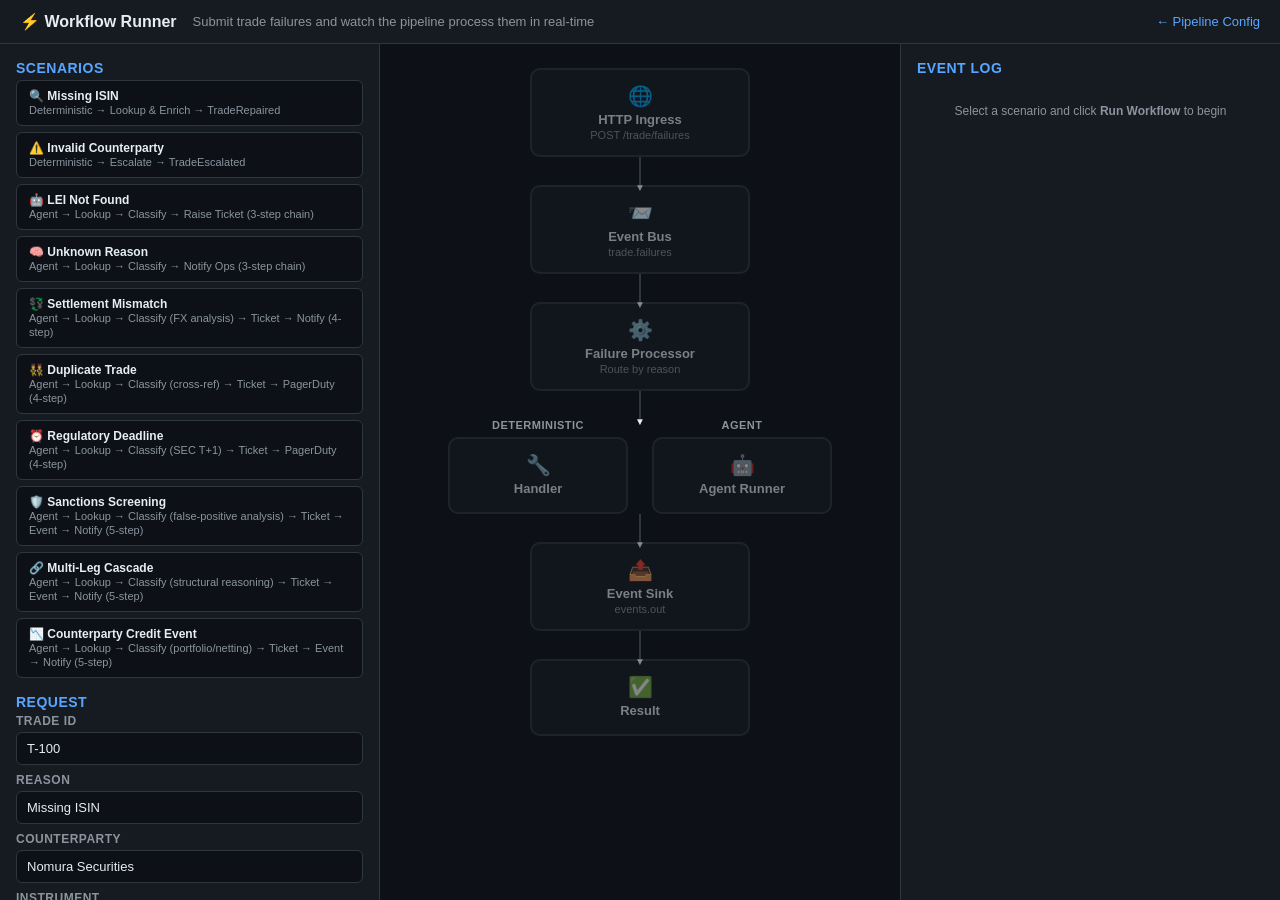
<file: agent-app/src/main/resources/webroot/workflow.html>
<!DOCTYPE html>
<html lang="en">
<head>
  <meta charset="UTF-8">
  <meta name="viewport" content="width=device-width, initial-scale=1.0">
  <title>Workflow Runner — vertx5-mcp</title>
  <link rel="stylesheet" href="workflow.css">
</head>
<body>
  <div class="app">
    <!-- ─── Header ──────────────────────────────────────────────── -->
    <header>
      <h1>⚡ Workflow Runner</h1>
      <span class="subtitle">Submit trade failures and watch the pipeline process them in real-time</span>
      <span class="subtitle" style="margin-left:auto;">
        <a href="/ui/" style="color:var(--accent);text-decoration:none;">← Pipeline Config</a>
      </span>
    </header>

    <!-- ─── Left: Control Panel ─────────────────────────────────── -->
    <div class="control-panel">
      <div>
        <h2>Scenarios</h2>
        <div class="scenarios">
          <button class="scenario-btn" onclick="loadScenario('missing-isin')">
            <span class="scenario-label">🔍 Missing ISIN</span>
            <span class="scenario-desc">Deterministic → Lookup &amp; Enrich → TradeRepaired</span>
          </button>
          <button class="scenario-btn" onclick="loadScenario('invalid-cpty')">
            <span class="scenario-label">⚠️ Invalid Counterparty</span>
            <span class="scenario-desc">Deterministic → Escalate → TradeEscalated</span>
          </button>
          <button class="scenario-btn" onclick="loadScenario('lei-not-found')">
            <span class="scenario-label">🤖 LEI Not Found</span>
            <span class="scenario-desc">Agent → Lookup → Classify → Raise Ticket (3-step chain)</span>
          </button>
          <button class="scenario-btn" onclick="loadScenario('unknown')">
            <span class="scenario-label">🧠 Unknown Reason</span>
            <span class="scenario-desc">Agent → Lookup → Classify → Notify Ops (3-step chain)</span>
          </button>
          <button class="scenario-btn" onclick="loadScenario('amount-mismatch')">
            <span class="scenario-label">💱 Settlement Mismatch</span>
            <span class="scenario-desc">Agent → Lookup → Classify (FX analysis) → Ticket → Notify (4-step)</span>
          </button>
          <button class="scenario-btn" onclick="loadScenario('duplicate')">
            <span class="scenario-label">👯 Duplicate Trade</span>
            <span class="scenario-desc">Agent → Lookup → Classify (cross-ref) → Ticket → PagerDuty (4-step)</span>
          </button>
          <button class="scenario-btn" onclick="loadScenario('regulatory')">
            <span class="scenario-label">⏰ Regulatory Deadline</span>
            <span class="scenario-desc">Agent → Lookup → Classify (SEC T+1) → Ticket → PagerDuty (4-step)</span>
          </button>
          <button class="scenario-btn" onclick="loadScenario('sanctions')">
            <span class="scenario-label">🛡️ Sanctions Screening</span>
            <span class="scenario-desc">Agent → Lookup → Classify (false-positive analysis) → Ticket → Event → Notify (5-step)</span>
          </button>
          <button class="scenario-btn" onclick="loadScenario('cascade')">
            <span class="scenario-label">🔗 Multi-Leg Cascade</span>
            <span class="scenario-desc">Agent → Lookup → Classify (structural reasoning) → Ticket → Event → Notify (5-step)</span>
          </button>
          <button class="scenario-btn" onclick="loadScenario('credit-event')">
            <span class="scenario-label">📉 Counterparty Credit Event</span>
            <span class="scenario-desc">Agent → Lookup → Classify (portfolio/netting) → Ticket → Event → Notify (5-step)</span>
          </button>
        </div>
      </div>

      <div>
        <h2>Request</h2>
        <div class="form-group">
          <label>Trade ID</label>
          <input type="text" id="tradeId" value="T-100" placeholder="e.g. T-100">
        </div>
        <div class="form-group" style="margin-top:8px;">
          <label>Reason</label>
          <input type="text" id="reason" value="Missing ISIN" placeholder="e.g. Missing ISIN">
        </div>
        <div class="form-group" style="margin-top:8px;">
          <label>Counterparty</label>
          <input type="text" id="counterparty" value="" placeholder="e.g. Acme Corp">
        </div>
        <div class="form-group" style="margin-top:8px;">
          <label>Instrument</label>
          <input type="text" id="instrument" value="" placeholder="e.g. AAPL 5Y CDS">
        </div>
        <div style="display:flex;gap:8px;margin-top:8px;">
          <div class="form-group" style="flex:1;">
            <label>Notional</label>
            <input type="text" id="notional" value="" placeholder="e.g. 5000000">
          </div>
          <div class="form-group" style="flex:0 0 80px;">
            <label>Currency</label>
            <input type="text" id="currency" value="" placeholder="USD">
          </div>
        </div>
        <div style="display:flex;gap:8px;margin-top:8px;">
          <div class="form-group" style="flex:1;">
            <label>Settlement Date</label>
            <input type="text" id="settlementDate" value="" placeholder="2026-03-05">
          </div>
          <div class="form-group" style="flex:1;">
            <label>Book / Venue</label>
            <input type="text" id="book" value="" placeholder="e.g. NYC-FI">
          </div>
        </div>
        <div class="form-group" style="margin-top:8px;">
          <label>Alt IDs (optional)</label>
          <input type="text" id="altIds" value="" placeholder="e.g. CUSIP-123">
        </div>
      </div>

      <div style="display:flex;gap:8px;">
        <button class="run-btn" id="runBtn" onclick="runWorkflow()" style="flex:1;">▶ Run Workflow</button>
        <button class="xml-btn" id="xmlBtn" onclick="viewTradeXml()">📄 XML</button>
      </div>
      <button class="reset-btn" onclick="resetAll()">Reset</button>

      <div class="summary-bar" id="summaryBar" style="display:none;">
        <span id="summaryText"></span>
        <span id="summaryPath"></span>
      </div>
    </div>

    <!-- ─── Center: Flow Diagram ────────────────────────────────── -->
    <div class="flow-panel">
      <!-- 1. HTTP Ingress -->
      <div class="flow-stage">
        <div class="stage-node idle" id="stage-http">
          <div class="stage-icon">🌐</div>
          <div class="stage-title">HTTP Ingress</div>
          <div class="stage-detail" id="stage-http-detail">POST /trade/failures</div>
        </div>
      </div>
      <div class="flow-arrow" id="arrow-1"></div>

      <!-- 2. Event Bus -->
      <div class="flow-stage">
        <div class="stage-node idle" id="stage-bus">
          <div class="stage-icon">📨</div>
          <div class="stage-title">Event Bus</div>
          <div class="stage-detail" id="stage-bus-detail">trade.failures</div>
        </div>
      </div>
      <div class="flow-arrow" id="arrow-2"></div>

      <!-- 3. Processor -->
      <div class="flow-stage">
        <div class="stage-node idle" id="stage-processor">
          <div class="stage-icon">⚙️</div>
          <div class="stage-title">Failure Processor</div>
          <div class="stage-detail" id="stage-processor-detail">Route by reason</div>
        </div>
      </div>
      <div class="flow-arrow" id="arrow-3"></div>

      <!-- 4. Branch: Deterministic vs Agent -->
      <div class="flow-branch">
        <!-- Deterministic Arm -->
        <div class="flow-branch-arm" id="arm-deterministic">
          <div class="branch-label" id="label-deterministic">Deterministic</div>
          <div class="stage-node idle" id="stage-handler" style="min-width:180px;">
            <div class="stage-icon">🔧</div>
            <div class="stage-title">Handler</div>
            <div class="stage-detail" id="stage-handler-detail"></div>
          </div>
        </div>
        <!-- Agent Arm -->
        <div class="flow-branch-arm" id="arm-agent">
          <div class="branch-label" id="label-agent">Agent</div>
          <div class="stage-node idle" id="stage-agent" style="min-width:180px;">
            <div class="stage-icon">🤖</div>
            <div class="stage-title">Agent Runner</div>
            <div class="stage-detail" id="stage-agent-detail"></div>
          </div>
          <div class="sub-steps" id="agent-sub-steps">
            <!-- dynamically added -->
          </div>
        </div>
      </div>
      <div class="flow-arrow" id="arrow-4"></div>

      <!-- 5. Event Sink -->
      <div class="flow-stage">
        <div class="stage-node idle" id="stage-eventsink">
          <div class="stage-icon">📤</div>
          <div class="stage-title">Event Sink</div>
          <div class="stage-detail" id="stage-eventsink-detail">events.out</div>
        </div>
      </div>
      <div class="flow-arrow" id="arrow-5"></div>

      <!-- 6. Result -->
      <div class="flow-stage">
        <div class="stage-node idle" id="stage-result">
          <div class="stage-icon">✅</div>
          <div class="stage-title">Result</div>
          <div class="stage-detail" id="stage-result-detail"></div>
        </div>
      </div>
    </div>

    <!-- ─── Right: Event Log ────────────────────────────────────── -->
    <div class="event-panel">
      <h2>Event Log</h2>
      <div class="event-log" id="eventLog">
        <div style="color:var(--muted);font-size:12px;padding:20px 0;text-align:center;">
          Select a scenario and click <b>Run Workflow</b> to begin
        </div>
      </div>
    </div>
  </div>

  <!-- ─── Response Overlay ──────────────────────────────────────── -->
  <div class="response-overlay" id="responseOverlay">
    <div class="response-card">
      <h3>Workflow Result</h3>
      <pre id="responseJson"></pre>
      <button class="close-btn" onclick="closeOverlay()">Close</button>
    </div>
  </div>

  <!-- ─── Trade XML Overlay ─────────────────────────────────────── -->
  <div class="response-overlay" id="xmlOverlay">
    <div class="response-card" style="max-width:750px;">
      <h3 id="xmlTitle">Trade XML</h3>
      <div style="font-size:11px;color:var(--muted);margin-bottom:8px;">Source document from upstream trade capture / settlement system</div>
      <pre id="xmlContent" style="max-height:60vh;overflow:auto;font-size:11px;line-height:1.5;"></pre>
      <button class="close-btn" onclick="document.getElementById('xmlOverlay').classList.remove('visible')">Close</button>
    </div>
  </div>

  <script>
    // ── State ────────────────────────────────────────────────────────
    let running = false;
    let eventSource = null;
    let runCounter = 0;

    const scenarios = {
      'missing-isin':    { tradeId: 'T-100', reason: 'Missing ISIN',
                           counterparty: 'Nomura Securities', instrument: 'Toyota Motor 3.5% 2028', notional: '10000000', currency: 'JPY', settlementDate: '2026-03-05', book: 'TKY-FI', altIds: '' },
      'invalid-cpty':    { tradeId: 'T-200', reason: 'Invalid Counterparty',
                           counterparty: 'UNKNOWN_ENTITY', instrument: 'US Treasury 10Y Note', notional: '25000000', currency: 'USD', settlementDate: '2026-03-04', book: 'NYC-GOV', altIds: '' },
      'lei-not-found':   { tradeId: 'T-300', reason: 'LEI not found',
                           counterparty: 'Silverlake Capital', instrument: 'Silverlake 5Y CDS', notional: '5000000', currency: 'USD', settlementDate: '2026-03-06', book: 'NYC-CR', altIds: '' },
      'unknown':         { tradeId: 'T-400', reason: 'Suspicious pattern',
                           counterparty: 'Deutsche Bank AG', instrument: 'EUR/USD FX Forward', notional: '15000000', currency: 'EUR', settlementDate: '2026-03-07', book: 'LDN-FX', altIds: '' },
      'amount-mismatch': { tradeId: 'T-500', reason: 'Settlement amount mismatch',
                           counterparty: 'BNP Paribas', instrument: 'Airbus SE 2.75% 2030', notional: '8000000', currency: 'EUR', settlementDate: '2026-03-04', book: 'PAR-FI', altIds: '' },
      'duplicate':       { tradeId: 'T-600', reason: 'Possible duplicate trade',
                           counterparty: 'Goldman Sachs', instrument: 'Apple Inc 3.25% 2029', notional: '12000000', currency: 'USD', settlementDate: '2026-03-05', book: 'NYC-IG', altIds: '' },
      'regulatory':      { tradeId: 'T-700', reason: 'Regulatory T+1 deadline at risk',
                           counterparty: 'Morgan Stanley', instrument: 'MSFT Equity Swap', notional: '20000000', currency: 'USD', settlementDate: '2026-03-04', book: 'NYC-EQ', altIds: '' },
      'sanctions':       { tradeId: 'T-800', reason: 'OFAC sanctions screening flag on counterparty',
                           counterparty: 'Meridian Trading FZE', instrument: 'Meridian 5Y CDS', notional: '5000000', currency: 'USD', settlementDate: '2026-03-04', book: 'LDN-EM', altIds: '' },
      'cascade':         { tradeId: 'T-900', reason: 'Linked trade cascade failure on swap leg',
                           counterparty: 'Global Bank AG', instrument: 'EUR IRS 10Y Pay Fixed', notional: '50000000', currency: 'EUR', settlementDate: '2026-03-05', book: 'FFT-RATES', altIds: '' },
      'credit-event':    { tradeId: 'T-1000', reason: 'Counterparty credit downgrade detected',
                           counterparty: 'Sterling & Hart Capital', instrument: 'Portfolio (4 positions)', notional: '19800000', currency: 'USD', settlementDate: '2026-03-04', book: 'LDN-CR', altIds: '' },
    };

    // ── Scenario loader ──────────────────────────────────────────────
    function loadScenario(key) {
      const s = scenarios[key];
      if (!s) return;
      document.getElementById('tradeId').value = s.tradeId;
      document.getElementById('reason').value = s.reason;
      document.getElementById('counterparty').value = s.counterparty || '';
      document.getElementById('instrument').value = s.instrument || '';
      document.getElementById('notional').value = s.notional || '';
      document.getElementById('currency').value = s.currency || '';
      document.getElementById('settlementDate').value = s.settlementDate || '';
      document.getElementById('book').value = s.book || '';
      document.getElementById('altIds').value = s.altIds || '';
      // highlight the clicked button
      document.querySelectorAll('.scenario-btn').forEach(b => b.style.borderColor = '');
      event.currentTarget.style.borderColor = 'var(--accent)';
    }

    // ── View Trade XML ──────────────────────────────────────────────
    async function viewTradeXml() {
      const tradeId = document.getElementById('tradeId').value.trim();
      if (!tradeId) { alert('Enter a Trade ID first'); return; }
      try {
        const res = await fetch('/workflow/api/trade/' + encodeURIComponent(tradeId));
        if (!res.ok) {
          alert('No trade XML found for ' + tradeId);
          return;
        }
        const xml = await res.text();
        document.getElementById('xmlTitle').textContent = 'Trade XML \u2014 ' + tradeId;
        document.getElementById('xmlContent').innerHTML = highlightXml(xml);
        document.getElementById('xmlOverlay').classList.add('visible');
      } catch (e) {
        alert('Error fetching trade XML: ' + e.message);
      }
    }

    function highlightXml(xml) {
      // tokenise then highlight — avoids regex passes clobbering each other
      const esc = c => c.replace(/&/g,'&amp;').replace(/</g,'&lt;').replace(/>/g,'&gt;').replace(/"/g,'&quot;');
      const CLR_TAG  = '#58a6ff'; // cyan  — tag names
      const CLR_ATTR = '#7ee787'; // green — attribute names
      const CLR_VAL  = '#f0883e'; // orange — attribute values
      const CLR_CMT  = '#8b949e'; // grey  — comments
      const CLR_HDR  = '#8b949e'; // grey  — <?xml ...?>

      let out = '';
      let i = 0;
      while (i < xml.length) {
        // XML comment
        if (xml.startsWith('<!--', i)) {
          const end = xml.indexOf('-->', i);
          const cmtEnd = end < 0 ? xml.length : end + 3;
          out += '<span style="color:' + CLR_CMT + '">' + esc(xml.substring(i, cmtEnd)) + '</span>';
          i = cmtEnd; continue;
        }
        // Processing instruction <?...?>
        if (xml.startsWith('<?', i)) {
          const end = xml.indexOf('?>', i);
          const piEnd = end < 0 ? xml.length : end + 2;
          out += '<span style="color:' + CLR_HDR + '">' + esc(xml.substring(i, piEnd)) + '</span>';
          i = piEnd; continue;
        }
        // Tag (opening, closing, self-closing)
        if (xml[i] === '<') {
          const end = xml.indexOf('>', i);
          if (end < 0) { out += esc(xml.substring(i)); break; }
          const raw = xml.substring(i, end + 1);
          // parse tag: name + attributes
          const m = raw.match(/^<(\/?)([\w:\-]+)([\s\S]*?)(\/?)>$/);
          if (m) {
            const slash1 = m[1], tagName = m[2], attrStr = m[3], slash2 = m[4];
            out += '&lt;' + esc(slash1)
              + '<span style="color:' + CLR_TAG + '">' + esc(tagName) + '</span>';
            // highlight attributes
            if (attrStr) {
              out += attrStr.replace(/([\w:\-]+)\s*=\s*"([^"]*)"/g, function(_, name, val) {
                return ' <span style="color:' + CLR_ATTR + '">' + esc(name) + '</span>'
                  + '=<span style="color:' + CLR_VAL + '">&quot;' + esc(val) + '&quot;</span>';
              }).replace(/([\w:\-]+)\s*=\s*'([^']*)'/g, function(_, name, val) {
                return ' <span style="color:' + CLR_ATTR + '">' + esc(name) + '</span>'
                  + '=<span style="color:' + CLR_VAL + '">&#39;' + esc(val) + '&#39;</span>';
              });
            }
            out += esc(slash2) + '&gt;';
          } else {
            out += esc(raw);
          }
          i = end + 1; continue;
        }
        // Text content
        const next = xml.indexOf('<', i);
        const textEnd = next < 0 ? xml.length : next;
        out += esc(xml.substring(i, textEnd));
        i = textEnd;
      }
      return out;
    }

    // ── Reset ────────────────────────────────────────────────────────
    function resetAll() {
      if (eventSource) { eventSource.close(); eventSource = null; }
      running = false;
      document.getElementById('runBtn').disabled = false;
      document.getElementById('runBtn').textContent = '▶ Run Workflow';
      document.getElementById('runBtn').classList.remove('running');
      document.getElementById('summaryBar').style.display = 'none';
      // reset stages
      document.querySelectorAll('.stage-node').forEach(n => {
        n.className = 'stage-node idle';
        const det = n.querySelector('.stage-detail');
        if (det) det.textContent = det.dataset.default || det.textContent;
      });
      document.querySelectorAll('.flow-arrow').forEach(a => a.className = 'flow-arrow');
      document.querySelectorAll('.branch-label').forEach(l => l.className = 'branch-label');
      document.getElementById('agent-sub-steps').innerHTML = '';
      // save defaults
      saveDefaults();
      // reset event log
      document.getElementById('eventLog').innerHTML =
        '<div style="color:var(--muted);font-size:12px;padding:20px 0;text-align:center;">' +
        'Select a scenario and click <b>Run Workflow</b> to begin</div>';
    }

    function saveDefaults() {
      document.querySelectorAll('.stage-detail').forEach(d => {
        if (!d.dataset.default) d.dataset.default = d.textContent;
      });
    }
    saveDefaults();

    // ── Stage updates ────────────────────────────────────────────────
    function setStage(id, state, detail) {
      const node = document.getElementById('stage-' + id);
      if (!node) return;
      node.className = 'stage-node ' + state;
      if (detail) {
        const det = node.querySelector('.stage-detail');
        if (det) det.textContent = detail;
      }
    }

    function setArrow(id, state) {
      const arrow = document.getElementById('arrow-' + id);
      if (arrow) arrow.className = 'flow-arrow ' + state;
    }

    function setBranchLabel(branch, state) {
      const label = document.getElementById('label-' + branch);
      if (label) label.className = 'branch-label ' + state;
    }

    function addAgentSubStep(title, state, reasoning) {
      const container = document.getElementById('agent-sub-steps');
      const arrow = document.createElement('div');
      arrow.className = 'flow-arrow ' + (state === 'done' ? 'done' : 'active');
      arrow.style.height = '18px';
      container.appendChild(arrow);

      const step = document.createElement('div');
      step.className = 'sub-step ' + state;
      const titleDiv = document.createElement('div');
      titleDiv.className = 'sub-step-title';
      titleDiv.textContent = title;
      step.appendChild(titleDiv);
      if (reasoning) {
        const reasonDiv = document.createElement('div');
        reasonDiv.className = 'sub-step-reasoning';
        reasonDiv.textContent = '"' + reasoning + '"';
        step.appendChild(reasonDiv);
      }
      container.appendChild(step);
      return step;
    }

    function startIterationGroup(stepLabel) {
      const container = document.getElementById('agent-sub-steps');
      const group = document.createElement('div');
      group.className = 'iteration-group';
      group.id = 'iter-group-' + stepLabel;
      const label = document.createElement('div');
      label.className = 'iteration-label';
      label.textContent = stepLabel;
      group.appendChild(label);
      container.appendChild(group);
      return group;
    }

    function addSubStepToGroup(group, title, state, reasoning) {
      const arrow = document.createElement('div');
      arrow.className = 'flow-arrow ' + (state === 'done' ? 'done' : 'active');
      arrow.style.height = '14px';
      group.appendChild(arrow);

      const step = document.createElement('div');
      step.className = 'sub-step ' + state;
      const titleDiv = document.createElement('div');
      titleDiv.className = 'sub-step-title';
      titleDiv.textContent = title;
      step.appendChild(titleDiv);
      if (reasoning) {
        const reasonDiv = document.createElement('div');
        reasonDiv.className = 'sub-step-reasoning';
        reasonDiv.textContent = '"' + reasoning + '"';
        step.appendChild(reasonDiv);
      }
      group.appendChild(step);
      return step;
    }

    // ── Event log ────────────────────────────────────────────────────
    function logEvent(stage, title, detail, cssClass) {
      const log = document.getElementById('eventLog');
      // remove placeholder
      if (log.querySelector('div[style]')) log.innerHTML = '';

      const entry = document.createElement('div');
      entry.className = 'event-entry stage-' + (cssClass || stage);

      const time = new Date().toLocaleTimeString('en-GB', { hour12: false, fractionalSecondDigits: 3 });
      entry.innerHTML =
        '<span class="event-time">' + time + '</span>' +
        '<div class="event-stage">' + escapeHtml(title) + '</div>' +
        (detail ? '<div class="event-data">' + escapeHtml(detail) + '</div>' : '');
      log.appendChild(entry);
      entry.scrollIntoView({ behavior: 'smooth', block: 'end' });
    }

    /** Log a rich reasoning entry with a blockquote and action arrow */
    function logReasoning(stepLabel, reasoning, toolName) {
      const log = document.getElementById('eventLog');
      if (log.querySelector('div[style]')) log.innerHTML = '';

      const entry = document.createElement('div');
      entry.className = 'event-entry stage-reasoning';
      const time = new Date().toLocaleTimeString('en-GB', { hour12: false, fractionalSecondDigits: 3 });
      entry.innerHTML =
        '<span class="event-time">' + time + '</span>' +
        '<div class="event-stage">🧠 ' + escapeHtml(stepLabel) + ' — LLM Reasoning</div>' +
        '<div class="reasoning-quote">' + escapeHtml(reasoning || 'Deciding next action…') + '</div>' +
        '<div class="reasoning-action"><span class="action-arrow">→</span> Calls <b>' + escapeHtml(toolName) + '</b></div>';
      log.appendChild(entry);
      entry.scrollIntoView({ behavior: 'smooth', block: 'end' });
    }

    /** Log a rich tool result entry with key/value summary and expandable JSON */
    function logToolResult(toolName, toolIcon, toolResult) {
      const log = document.getElementById('eventLog');
      if (log.querySelector('div[style]')) log.innerHTML = '';

      const entry = document.createElement('div');
      entry.className = 'event-entry stage-tool';
      const time = new Date().toLocaleTimeString('en-GB', { hour12: false, fractionalSecondDigits: 3 });

      // Build key-value summary from top-level fields
      let summaryHtml = '';
      const skipKeys = new Set(['status']);
      const summaryKeys = Object.keys(toolResult).filter(k => !skipKeys.has(k) && typeof toolResult[k] !== 'object').slice(0, 4);
      for (const key of summaryKeys) {
        summaryHtml += '<div class="tool-kv"><span class="tool-key">' + escapeHtml(key) + ':</span><span class="tool-val">' + escapeHtml(String(toolResult[key])) + '</span></div>';
      }

      const detailId = 'detail-' + Date.now() + '-' + Math.random().toString(36).slice(2, 6);
      entry.innerHTML =
        '<span class="event-time">' + time + '</span>' +
        '<div class="event-stage">' + toolIcon + ' ' + escapeHtml(toolName) + ' → ' + escapeHtml(toolResult.status || 'ok') + '</div>' +
        (summaryHtml ? '<div class="tool-summary">' + summaryHtml + '</div>' : '') +
        '<button class="tool-detail-toggle" onclick="document.getElementById(\'' + detailId + '\').classList.toggle(\'expanded\')">show full result</button>' +
        '<div class="tool-detail-json" id="' + detailId + '">' + escapeHtml(JSON.stringify(toolResult, null, 2)) + '</div>';
      log.appendChild(entry);
      entry.scrollIntoView({ behavior: 'smooth', block: 'end' });
    }

    function escapeHtml(s) {
      return String(s).replace(/&/g,'&amp;').replace(/</g,'&lt;').replace(/>/g,'&gt;');
    }

    // ── Run workflow ─────────────────────────────────────────────────
    async function runWorkflow() {
      if (running) return;
      running = true;
      runCounter++;
      const runId = runCounter;

      const btn = document.getElementById('runBtn');
      btn.disabled = true;
      btn.textContent = '⏳ Running…';
      btn.classList.add('running');

      // reset diagram
      document.querySelectorAll('.stage-node').forEach(n => n.className = 'stage-node idle');
      document.querySelectorAll('.flow-arrow').forEach(a => a.className = 'flow-arrow');
      document.querySelectorAll('.branch-label').forEach(l => l.className = 'branch-label');
      document.getElementById('agent-sub-steps').innerHTML = '';
      document.getElementById('summaryBar').style.display = 'none';
      document.getElementById('eventLog').innerHTML = '';

      const tradeId = document.getElementById('tradeId').value.trim() || 'T-100';
      const reason = document.getElementById('reason').value.trim() || 'Missing ISIN';
      const counterparty = document.getElementById('counterparty').value.trim();
      const instrument = document.getElementById('instrument').value.trim();
      const notional = document.getElementById('notional').value.trim();
      const currency = document.getElementById('currency').value.trim();
      const settlementDate = document.getElementById('settlementDate').value.trim();
      const book = document.getElementById('book').value.trim();
      const altIds = document.getElementById('altIds').value.trim();

      const payload = { tradeId, reason };
      if (counterparty) payload.counterparty = counterparty;
      if (instrument) payload.instrument = instrument;
      if (notional) payload.notional = notional;
      if (currency) payload.currency = currency;
      if (settlementDate) payload.settlementDate = settlementDate;
      if (book) payload.book = book;
      if (altIds) payload.altIds = altIds;

      // ── Step 1: HTTP send ──────────────────────────────────────
      logEvent('http', 'HTTP Request', 'POST /trade/failures\n' + JSON.stringify(payload, null, 2));
      setStage('http', 'active', 'Sending POST…');
      setArrow('1', 'active');
      await sleep(400);

      // ── Connect SSE for domain events ──────────────────────────
      if (eventSource) eventSource.close();
      eventSource = new EventSource('/workflow/api/events?tradeId=' + encodeURIComponent(tradeId));
      eventSource.addEventListener('domain-event', (e) => {
        try {
          const evt = JSON.parse(e.data);
          logEvent('event', '📤 ' + (evt.type || 'Event'), JSON.stringify(evt, null, 2), 'event');
          setStage('eventsink', 'done', evt.type || 'received');
          setArrow('4', 'done');
        } catch (err) { /* ignore */ }
      });
      eventSource.addEventListener('stage', (e) => {
        try {
          const stage = JSON.parse(e.data);
          handleStageEvent(stage);
        } catch (err) { /* ignore */ }
      });

      // ── Step 2: Send to API ────────────────────────────────────
      setStage('http', 'done', 'POST sent');
      setStage('bus', 'active', 'trade.failures');
      setArrow('1', 'done');
      logEvent('bus', 'Event Bus Dispatch', 'address: trade.failures', 'bus');
      await sleep(300);

      setStage('bus', 'done');
      setArrow('2', 'done');
      setStage('processor', 'active', 'Routing…');
      logEvent('processor', 'Failure Processor', 'Evaluating reason: "' + reason + '"', 'processor');

      try {
        const resp = await fetch('/workflow/api/run', {
          method: 'POST',
          headers: { 'Content-Type': 'application/json' },
          body: JSON.stringify(payload),
        });
        const result = await resp.json();

        if (runId !== runCounter) return; // stale run

        // ── Animate based on path ─────────────────────────────────
        const path = result.path || 'unknown';
        setStage('processor', 'done', 'Routed → ' + path);
        setArrow('3', 'done');

        if (path === 'deterministic') {
          await animateDeterministic(result, reason);
        } else if (path === 'agent') {
          await animateAgent(result);
        }

        // ── Final result ──────────────────────────────────────────
        setArrow('5', 'done');
        setStage('result', 'done', result.status === 'ok' ? 'Success' : 'Error');
        logEvent('result', '✅ Workflow Complete',
          'Path: ' + path + '\n' + JSON.stringify(result, null, 2), 'result');

        // summary bar
        showSummary(path, result);

      } catch (err) {
        setStage('processor', 'error', 'Error');
        setStage('result', 'error', err.message);
        logEvent('error', '❌ Error', err.message, 'error');
      } finally {
        // close SSE after a short delay to catch late events
        setTimeout(() => { if (eventSource) { eventSource.close(); eventSource = null; } }, 2000);
        running = false;
        btn.disabled = false;
        btn.textContent = '▶ Run Workflow';
        btn.classList.remove('running');
      }
    }

    // ── Deterministic path animation ─────────────────────────────────
    async function animateDeterministic(result, reason) {
      setBranchLabel('deterministic', 'active');
      const handlerType = reason === 'Missing ISIN' ? 'lookup-enrich' : 'escalate';
      setStage('handler', 'active', handlerType);
      logEvent('processor', '🔧 Deterministic Handler', 'type: ' + handlerType + '\nreason: ' + reason, 'processor');
      await sleep(600);

      setStage('handler', 'done', handlerType);
      setBranchLabel('deterministic', 'done');
      setStage('agent', 'skipped');
      setBranchLabel('agent', '');

      const resultEvent = result.resultEvent;
      if (resultEvent) {
        logEvent('event', '📤 ' + (resultEvent.type || 'Event'), JSON.stringify(resultEvent, null, 2), 'event');
        setStage('eventsink', 'done', resultEvent.type);
        setArrow('4', 'done');
      }
    }

    // ── Agent path animation ─────────────────────────────────────────
    async function animateAgent(result) {
      setBranchLabel('agent', 'active');
      setStage('handler', 'skipped');
      setBranchLabel('deterministic', '');
      setStage('agent', 'active', 'Multi-step reasoning…');
      logEvent('agent', '🤖 Agent Runner',
        'Forwarded to agent.required — beginning multi-step reasoning chain', 'agent');
      await sleep(400);

      const trail = result.trail || [];
      const totalSteps = trail.length || 1;

      for (let i = 0; i < trail.length; i++) {
        const entry = trail[i];
        const cmd = entry.command || {};
        const toolResult = entry.toolResult || {};
        const tool = cmd.tool || 'unknown';
        const reasoning = cmd.reasoning || '';
        const stop = cmd.stop;
        const stepLabel = 'Step ' + (i + 1) + '/' + totalSteps;

        const toolIcon = tool.startsWith('data.') ? '🔎'
          : tool.startsWith('case.classify') ? '🏷️'
          : tool.startsWith('case.raise') ? '🎫'
          : tool.startsWith('comms.') ? '📣'
          : '🔧';

        // Create a visual iteration group in the flow diagram
        const group = startIterationGroup(stepLabel);

        // ── Reasoning phase ──────────────────────────────────
        setStage('agent', 'active', stepLabel + ': Thinking…');
        addSubStepToGroup(group, '🧠 Reasoning', 'active', reasoning);
        logReasoning(stepLabel, reasoning, tool);
        await sleep(600);

        // Mark reasoning done
        group.querySelectorAll('.sub-step').forEach(s => s.className = 'sub-step done');

        // ── Tool execution phase ─────────────────────────────
        setStage('agent', 'active', stepLabel + ': ' + tool);
        addSubStepToGroup(group, toolIcon + ' ' + tool, 'active');
        logToolResult(tool, toolIcon, toolResult);
        await sleep(500);

        // Mark tool done, mark iteration group done
        group.querySelectorAll('.sub-step').forEach(s => s.className = 'sub-step done');
        group.querySelectorAll('.flow-arrow').forEach(a => {
          if (!a.className.includes('done')) a.className += ' done';
        });
        group.classList.add('done');

        // ── Continue / Stop indicator ────────────────────────
        if (!stop && i < trail.length - 1) {
          logEvent('agent', '⏩ ' + stepLabel + ' complete — iterating',
            'stop=false — agent feeds context forward and re-enters the reasoning loop', 'continue');
          await sleep(250);
        }
      }

      // If no trail, fall back to simple animation
      if (trail.length === 0) {
        addAgentSubStep('🧠 LLM Decision', 'done');
        addAgentSubStep('🔧 Tool Call', 'done');
      }

      // Finalize
      document.querySelectorAll('#agent-sub-steps .sub-step').forEach(s => s.className = 'sub-step done');
      document.querySelectorAll('#agent-sub-steps .flow-arrow').forEach(a => {
        if (!a.className.includes('done')) a.className += ' done';
      });
      setStage('agent', 'done', totalSteps + ' step' + (totalSteps > 1 ? 's' : '') + ' complete');
      setBranchLabel('agent', 'done');
      setArrow('4', 'done');
      const lastResult = trail.length > 0 ? trail[trail.length - 1].toolResult : result.result;
      setStage('eventsink', 'done', lastResult?.type || lastResult?.status || 'done');
    }

    // ── Handle stage SSE events ──────────────────────────────────────
    function handleStageEvent(stage) {
      const name = stage.stage || '';
      const detail = stage.detail || '';
      if (name === 'received' || name === 'dispatching') {
        logEvent('bus', '📡 ' + name, detail, 'bus');
      } else if (name === 'completed') {
        logEvent('result', '✅ Pipeline ' + name, detail, 'result');
      } else if (name === 'error') {
        logEvent('error', '❌ Pipeline error', detail, 'error');
      }
    }

    function showSummary(path, result) {
      const bar = document.getElementById('summaryBar');
      bar.style.display = 'flex';
      document.getElementById('summaryText').textContent =
        'Completed in ' + (result.resultEvent?.type || result.result?.status || 'ok');
      const badge = document.getElementById('summaryPath');
      badge.textContent = path;
      badge.className = 'path-badge path-' + path;
    }

    function closeOverlay() {
      document.getElementById('responseOverlay').classList.remove('visible');
    }

    function sleep(ms) { return new Promise(r => setTimeout(r, ms)); }

    // pre-select first scenario
    loadScenario('missing-isin');
  </script>
</body>
</html>
</file>
<file: agent-app/src/main/resources/webroot/workflow.css>
/* ── Reset & Theme ──────────────────────────────────────────── */
*, *::before, *::after { box-sizing: border-box; margin: 0; padding: 0; }
:root {
  --bg: #0d1117; --surface: #161b22; --border: #30363d;
  --text: #e6edf3; --muted: #8b949e; --accent: #58a6ff;
  --green: #3fb950; --orange: #d29922; --red: #f85149;
  --purple: #bc8cff; --teal: #39d2c0; --pink: #f778ba;
  --blue: #58a6ff; --yellow: #e3b341;
}
body { font-family: -apple-system, BlinkMacSystemFont, 'Segoe UI', Helvetica, Arial, sans-serif;
  background: var(--bg); color: var(--text); height: 100vh; overflow: hidden; }

/* ── Layout ─────────────────────────────────────────────────── */
.app { display: grid; grid-template-columns: 380px 1fr 380px;
  grid-template-rows: auto 1fr; height: 100vh; }
header { grid-column: 1 / -1; padding: 12px 20px; background: var(--surface);
  border-bottom: 1px solid var(--border); display: flex; align-items: center; gap: 16px; }
header h1 { font-size: 16px; font-weight: 600; }
header .subtitle { color: var(--muted); font-size: 13px; }

/* ── Left Panel: Control ────────────────────────────────────── */
.control-panel { background: var(--surface); border-right: 1px solid var(--border);
  padding: 16px; overflow-y: auto; overflow-x: hidden; display: flex; flex-direction: column; gap: 16px;
  min-height: 0; }
.control-panel h2 { font-size: 14px; font-weight: 600; color: var(--accent); text-transform: uppercase;
  letter-spacing: 0.5px; margin-bottom: 4px; }

.form-group { display: flex; flex-direction: column; gap: 4px; }
.form-group label { font-size: 12px; font-weight: 600; color: var(--muted); text-transform: uppercase; letter-spacing: 0.5px; }
.form-group input, .form-group select, .form-group textarea {
  background: var(--bg); border: 1px solid var(--border); border-radius: 6px;
  padding: 8px 10px; color: var(--text); font-size: 13px; font-family: inherit; }
.form-group input:focus, .form-group select:focus, .form-group textarea:focus {
  outline: none; border-color: var(--accent); box-shadow: 0 0 0 2px rgba(88,166,255,0.2); }

.scenarios { display: flex; flex-direction: column; gap: 6px; }
.scenario-btn { background: var(--bg); border: 1px solid var(--border); border-radius: 6px;
  padding: 8px 12px; color: var(--text); font-size: 12px; cursor: pointer; text-align: left;
  transition: border-color 0.15s, background 0.15s; }
.scenario-btn:hover { border-color: var(--accent); background: rgba(88,166,255,0.08); }
.scenario-btn .scenario-label { font-weight: 600; display: block; }
.scenario-btn .scenario-desc { color: var(--muted); font-size: 11px; margin-top: 2px; }

.run-btn { background: var(--green); color: #000; border: none; border-radius: 6px;
  padding: 10px 16px; font-size: 14px; font-weight: 600; cursor: pointer;
  transition: opacity 0.15s; }
.run-btn:hover { opacity: 0.9; }
.run-btn:disabled { opacity: 0.4; cursor: not-allowed; }
.run-btn.running { background: var(--orange); }

.reset-btn { background: transparent; color: var(--muted); border: 1px solid var(--border);
  border-radius: 6px; padding: 8px 16px; font-size: 13px; cursor: pointer; }
.reset-btn:hover { border-color: var(--accent); color: var(--text); }

.xml-btn { background: var(--surface); color: var(--accent); border: 1px solid var(--accent);
  border-radius: 6px; padding: 10px 14px; font-size: 13px; font-weight: 600; cursor: pointer;
  transition: background 0.15s, opacity 0.15s; white-space: nowrap; }
.xml-btn:hover { background: rgba(88,166,255,0.12); }

/* ── Center: Flow Diagram ───────────────────────────────────── */
.flow-panel { padding: 24px; overflow: auto; display: flex;
  flex-direction: column; align-items: center; justify-content: flex-start; gap: 0;
  min-height: 0; }

.flow-stage { display: flex; align-items: center; gap: 0; flex-direction: column; }

.stage-node { position: relative; border: 2px solid var(--border); border-radius: 10px;
  padding: 14px 24px; min-width: 220px; text-align: center;
  background: var(--surface); transition: all 0.4s ease; }
.stage-node .stage-icon { font-size: 20px; margin-bottom: 4px; }
.stage-node .stage-title { font-size: 13px; font-weight: 600; }
.stage-node .stage-detail { font-size: 11px; color: var(--muted); margin-top: 2px; word-break: break-all; }

.stage-node.idle { opacity: 0.5; }
.stage-node.active { border-color: var(--accent); box-shadow: 0 0 16px rgba(88,166,255,0.35);
  animation: pulse 1.2s infinite alternate; }
.stage-node.done { border-color: var(--green); opacity: 1; }
.stage-node.done .stage-title { color: var(--green); }
.stage-node.error { border-color: var(--red); opacity: 1; }
.stage-node.error .stage-title { color: var(--red); }
.stage-node.skipped { opacity: 0.3; border-style: dashed; }

@keyframes pulse { from { box-shadow: 0 0 8px rgba(88,166,255,0.2); } to { box-shadow: 0 0 20px rgba(88,166,255,0.5); } }

.flow-arrow { width: 2px; height: 28px; background: var(--border); position: relative; }
.flow-arrow.active { background: var(--accent); }
.flow-arrow.done { background: var(--green); }
.flow-arrow::after { content: '\25BC'; position: absolute; bottom: -8px; left: 50%;
  transform: translateX(-50%); font-size: 10px; color: inherit; }
.flow-arrow.active::after { color: var(--accent); }
.flow-arrow.done::after { color: var(--green); }

.flow-branch { display: flex; gap: 24px; align-items: flex-start; justify-content: center; }
.flow-branch-arm { display: flex; flex-direction: column; align-items: center; gap: 0; }
.branch-label { font-size: 11px; font-weight: 600; color: var(--muted); margin-bottom: 6px;
  text-transform: uppercase; letter-spacing: 0.5px; }
.branch-label.active { color: var(--accent); }
.branch-label.done { color: var(--green); }

/* sub-steps within agent arm */
.sub-steps { display: flex; flex-direction: column; align-items: center; gap: 0; margin-top: 0; }
.sub-step { border: 1px solid var(--border); border-radius: 6px; padding: 8px 14px;
  min-width: 200px; max-width: 320px; text-align: center; background: var(--surface); font-size: 12px;
  transition: all 0.3s; }
.sub-step.active { border-color: var(--purple); box-shadow: 0 0 10px rgba(188,140,255,0.3); }
.sub-step.done { border-color: var(--green); }
.sub-step .sub-step-title { font-weight: 600; }
.sub-step .sub-step-reasoning { font-size: 10px; color: var(--purple); margin-top: 3px;
  font-style: italic; line-height: 1.3; text-align: left; opacity: 0.85;
  max-height: 2.6em; overflow: hidden; }
.sub-step.done .sub-step-reasoning { color: var(--muted); }

/* reasoning iteration group — pairs reasoning + tool in a visual group */
.iteration-group { border: 1px dashed var(--border); border-radius: 8px; padding: 6px 4px;
  margin-top: 4px; position: relative; }
.iteration-group .iteration-label { position: absolute; top: -8px; left: 12px;
  background: var(--bg); padding: 0 6px; font-size: 9px; font-weight: 700;
  color: var(--purple); text-transform: uppercase; letter-spacing: 0.5px; }
.iteration-group.done { border-color: var(--green); }
.iteration-group.done .iteration-label { color: var(--green); }

/* ── Right Panel: Event Log ─────────────────────────────────── */
.event-panel { background: var(--surface); border-left: 1px solid var(--border);
  display: flex; flex-direction: column; min-height: 0; overflow: hidden; }
.event-panel h2 { font-size: 14px; font-weight: 600; color: var(--accent); text-transform: uppercase;
  letter-spacing: 0.5px; padding: 16px 16px 8px; }
.event-log { flex: 1; overflow-y: auto; padding: 0 16px 16px; display: flex;
  flex-direction: column; gap: 6px; min-height: 0; }
.event-entry { border: 1px solid var(--border); border-radius: 6px; padding: 10px 12px;
  font-size: 12px; font-family: 'SF Mono', 'Cascadia Code', 'Fira Code', monospace;
  background: var(--bg); animation: fadeIn 0.3s ease; }
.event-entry .event-time { color: var(--muted); font-size: 10px; display: block; margin-bottom: 4px; }
.event-entry .event-stage { font-weight: 600; margin-bottom: 2px; }
.event-entry .event-data { color: var(--muted); white-space: pre-wrap; word-break: break-all; font-size: 11px; }
.event-entry.stage-http       { border-left: 3px solid var(--blue); }
.event-entry.stage-bus        { border-left: 3px solid var(--green); }
.event-entry.stage-processor  { border-left: 3px solid var(--orange); }
.event-entry.stage-agent      { border-left: 3px solid var(--purple); }
.event-entry.stage-tool       { border-left: 3px solid var(--teal); }
.event-entry.stage-event      { border-left: 3px solid var(--pink); }
.event-entry.stage-result     { border-left: 3px solid var(--green); }
.event-entry.stage-error      { border-left: 3px solid var(--red); }
.event-entry.stage-reasoning   { border-left: 3px solid var(--purple); background: rgba(188,140,255,0.06); }
.event-entry.stage-reasoning .event-stage { color: var(--purple); }

/* reasoning blockquote inside event log */
.reasoning-quote { background: rgba(188,140,255,0.08); border-left: 2px solid var(--purple);
  padding: 6px 10px; margin: 6px 0 4px; border-radius: 0 4px 4px 0;
  font-family: -apple-system, BlinkMacSystemFont, 'Segoe UI', Helvetica, Arial, sans-serif;
  font-size: 12px; line-height: 1.5; color: var(--text); font-style: italic; }
.reasoning-action { display: flex; align-items: center; gap: 6px; margin-top: 6px;
  font-size: 11px; color: var(--teal); font-family: 'SF Mono', 'Cascadia Code', monospace; }
.reasoning-action .action-arrow { color: var(--muted); }

/* tool result summary inside event log */
.tool-summary { margin-top: 4px; font-size: 11px; }
.tool-summary .tool-kv { display: flex; gap: 4px; }
.tool-summary .tool-key { color: var(--muted); min-width: 60px; }
.tool-summary .tool-val { color: var(--text); }
.tool-detail-toggle { color: var(--accent); cursor: pointer; font-size: 10px;
  margin-top: 4px; display: inline-block; border: none; background: none;
  font-family: inherit; text-decoration: underline; }
.tool-detail-json { display: none; margin-top: 4px; font-size: 10px;
  color: var(--muted); white-space: pre-wrap; word-break: break-all; }
.tool-detail-json.expanded { display: block; }

/* continue indicator */
.event-entry.stage-continue { border-left: 3px solid var(--orange);
  background: rgba(210,153,34,0.06); font-style: italic; }

@keyframes fadeIn { from { opacity: 0; transform: translateY(-4px); } to { opacity: 1; transform: translateY(0); } }

/* ── Response Overlay ──────────────────────────────────────── */
.response-overlay { display: none; position: fixed; top: 0; left: 0; right: 0; bottom: 0;
  background: rgba(0,0,0,0.7); z-index: 100; align-items: center; justify-content: center; }
.response-overlay.visible { display: flex; }
.response-card { background: var(--surface); border: 1px solid var(--border); border-radius: 10px;
  padding: 24px; max-width: 600px; width: 90%; max-height: 80vh; overflow-y: auto; }
.response-card h3 { font-size: 16px; margin-bottom: 12px; }
.response-card pre { background: var(--bg); border: 1px solid var(--border); border-radius: 6px;
  padding: 12px; font-size: 12px; overflow-x: auto; white-space: pre-wrap; }
.response-card .close-btn { margin-top: 16px; background: var(--accent); color: #000; border: none;
  border-radius: 6px; padding: 8px 24px; cursor: pointer; font-weight: 600; }

/* ── Summary bar ───────────────────────────────────────────── */
.summary-bar { padding: 10px 16px; border-top: 1px solid var(--border);
  font-size: 12px; color: var(--muted); display: flex; justify-content: space-between; }
.summary-bar .path-badge { padding: 2px 8px; border-radius: 4px; font-weight: 600; font-size: 11px; }
.summary-bar .path-deterministic { background: rgba(210,153,34,0.2); color: var(--orange); }
.summary-bar .path-agent { background: rgba(188,140,255,0.2); color: var(--purple); }
</file>
